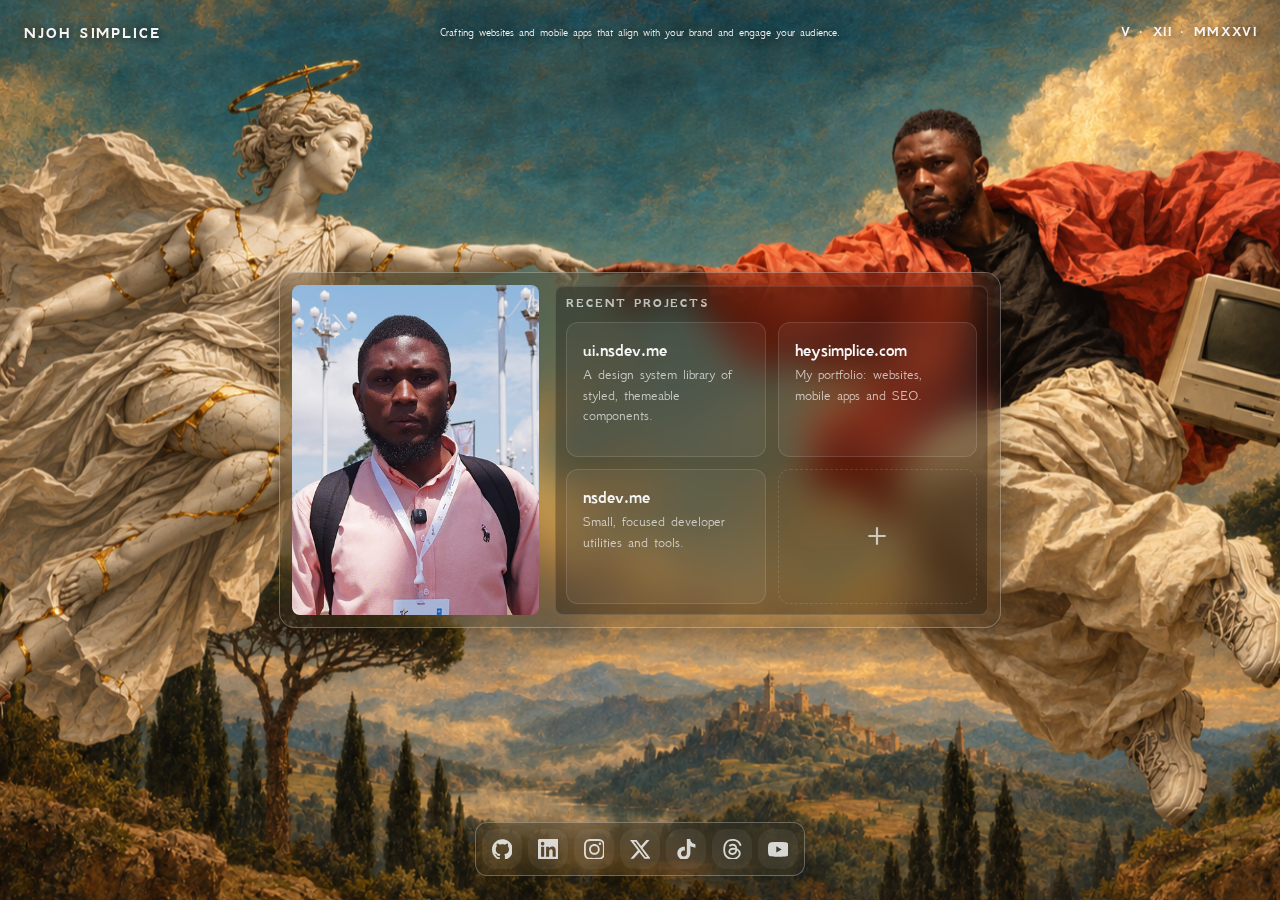
<file: public/index.html>
<!doctype html>
<html lang="en">
  <head>
    <meta charset="UTF-8" />
    <meta name="viewport" content="width=device-width, initial-scale=1.0" />
    <title>Njoh Simplice Links</title>
    <meta
      name="description"
      content="All the links to Njoh Simplice's profiles and projects in one place."
    />
    <meta name="theme-color" content="#000000" />
    <link rel="icon" href="./favicon.ico" sizes="48x48" />
    <link rel="icon" href="./icon-192.png" type="image/png" sizes="192x192" />
    <link rel="apple-touch-icon" href="./apple-touch-icon.png" />
    <link rel="canonical" href="https://links.heysimplice.com/" />
    <link rel="manifest" href="./manifest.webmanifest" />
    <link rel="preload" as="image" href="./assets/images/background.png" />
    <link
      rel="preload"
      as="font"
      type="font/woff2"
      href="./assets/fonts/gfs-neohellenic-latin-400.woff2"
      crossorigin
    />
    <link rel="stylesheet" href="./src/css/main.css" />
  </head>
  <body>
    <svg width="0" height="0" style="position: absolute" aria-hidden="true">
      <symbol id="i-github" viewBox="0 0 24 24">
        <path
          d="M12 .297c-6.63 0-12 5.373-12 12 0 5.303 3.438 9.8 8.205 11.385.6.113.82-.258.82-.577 0-.285-.01-1.04-.015-2.04-3.338.724-4.042-1.61-4.042-1.61C4.422 18.07 3.633 17.7 3.633 17.7c-1.087-.744.084-.729.084-.729 1.205.084 1.838 1.236 1.838 1.236 1.07 1.835 2.809 1.305 3.495.998.108-.776.417-1.305.76-1.605-2.665-.3-5.466-1.332-5.466-5.93 0-1.31.465-2.38 1.235-3.22-.135-.303-.54-1.523.105-3.176 0 0 1.005-.322 3.3 1.23.96-.267 1.98-.399 3-.405 1.02.006 2.04.138 3 .405 2.28-1.552 3.285-1.23 3.285-1.23.645 1.653.24 2.873.12 3.176.765.84 1.23 1.91 1.23 3.22 0 4.61-2.805 5.625-5.475 5.92.42.36.81 1.096.81 2.22 0 1.606-.015 2.896-.015 3.286 0 .315.21.69.825.57C20.565 22.092 24 17.592 24 12.297c0-6.627-5.373-12-12-12"
        />
      </symbol>
      <symbol id="i-linkedin" viewBox="0 0 24 24">
        <path
          d="M20.447 20.452h-3.554v-5.569c0-1.328-.027-3.037-1.852-3.037-1.853 0-2.136 1.445-2.136 2.939v5.667H9.351V9h3.414v1.561h.046c.477-.9 1.637-1.85 3.37-1.85 3.601 0 4.267 2.37 4.267 5.455v6.286zM5.337 7.433c-1.144 0-2.063-.926-2.063-2.065 0-1.138.92-2.063 2.063-2.063 1.14 0 2.064.925 2.064 2.063 0 1.139-.925 2.065-2.064 2.065zm1.782 13.019H3.555V9h3.564v11.452zM22.225 0H1.771C.792 0 0 .774 0 1.729v20.542C0 23.227.792 24 1.771 24h20.451C23.2 24 24 23.227 24 22.271V1.729C24 .774 23.2 0 22.222 0h.003z"
        />
      </symbol>
      <symbol id="i-instagram" viewBox="0 0 24 24">
        <path
          d="M7.0301.084c-1.2768.0602-2.1487.264-2.911.5634-.7888.3075-1.4575.72-2.1228 1.3877-.6652.6677-1.075 1.3368-1.3802 2.127-.2954.7638-.4956 1.6365-.552 2.914-.0564 1.2775-.0689 1.6882-.0626 4.947.0062 3.2586.0206 3.6671.0825 4.9473.061 1.2765.264 2.1482.5635 2.9107.308.7889.72 1.4573 1.388 2.1228.6679.6655 1.3365 1.0743 2.1285 1.38.7632.295 1.6361.4961 2.9134.552 1.2773.056 1.6884.069 4.9462.0627 3.2578-.0062 3.668-.0207 4.9478-.0814 1.28-.0607 2.147-.2652 2.9098-.5633.7889-.3086 1.4578-.72 2.1228-1.3881.665-.6682 1.0745-1.3378 1.3795-2.1284.2957-.7632.4966-1.636.552-2.9124.056-1.2809.0692-1.6898.063-4.948-.0063-3.2583-.021-3.6668-.0817-4.9465-.0607-1.2797-.264-2.1487-.5633-2.9117-.3084-.7889-.72-1.4568-1.3876-2.1228C21.2982 1.33 20.628.9208 19.8378.6165 19.074.321 18.2017.1197 16.9244.0645 15.6471.0093 15.236-.005 11.977.0014 8.718.0076 8.31.0215 7.0301.0839m.1402 21.6932c-1.17-.0509-1.8053-.2453-2.2287-.408-.5606-.216-.96-.4771-1.3819-.895-.422-.4178-.6811-.8186-.9-1.378-.1644-.4234-.3624-1.058-.4171-2.228-.0595-1.2645-.072-1.6442-.079-4.848-.007-3.2037.0053-3.583.0607-4.848.05-1.169.2456-1.805.408-2.2282.216-.5613.4762-.96.895-1.3816.4188-.4217.8184-.6814 1.3783-.9003.423-.1651 1.0575-.3614 2.227-.4171 1.2655-.06 1.6447-.072 4.848-.079 3.2033-.007 3.5835.005 4.8495.0608 1.169.0508 1.8053.2445 2.228.408.5608.216.96.4754 1.3816.895.4217.4194.6816.8176.9005 1.3787.1653.4217.3617 1.056.4169 2.2263.0602 1.2655.0739 1.645.0796 4.848.0058 3.203-.0055 3.5834-.061 4.848-.051 1.17-.245 1.8055-.408 2.2294-.216.5604-.4763.96-.8954 1.3814-.419.4215-.8181.6811-1.3783.9-.4224.1649-1.0577.3617-2.2262.4174-1.2656.0595-1.6448.072-4.8493.079-3.2045.007-3.5825-.006-4.848-.0608M16.953 5.5864A1.44 1.44 0 1 0 18.39 4.144a1.44 1.44 0 0 0-1.437 1.4424M5.8385 12.012c.0067 3.4032 2.7706 6.1557 6.173 6.1493 3.4026-.0065 6.157-2.7701 6.1506-6.1733-.0065-3.4032-2.771-6.1565-6.174-6.1498-3.403.0067-6.156 2.771-6.1496 6.1738M8 12.0077a4 4 0 1 1 4.008 3.9921A3.9996 3.9996 0 0 1 8 12.0077"
        />
      </symbol>
      <symbol id="i-x" viewBox="0 0 24 24">
        <path
          d="M18.901 1.153h3.68l-8.04 9.19L24 22.846h-7.406l-5.8-7.584-6.638 7.584H.474l8.6-9.83L0 1.154h7.594l5.243 6.932ZM17.61 20.644h2.039L6.486 3.24H4.298Z"
        />
      </symbol>
      <symbol id="i-tiktok" viewBox="0 0 24 24">
        <path
          d="M12.525.02c1.31-.02 2.61-.01 3.91-.02.08 1.53.63 3.09 1.75 4.17 1.12 1.11 2.7 1.62 4.24 1.79v4.03c-1.44-.05-2.89-.35-4.2-.97-.57-.26-1.1-.59-1.62-.93-.01 2.92.01 5.84-.02 8.75-.08 1.4-.54 2.79-1.35 3.94-1.31 1.92-3.58 3.17-5.91 3.21-1.43.08-2.86-.31-4.08-1.03-2.02-1.19-3.44-3.37-3.65-5.71-.02-.5-.03-1-.01-1.49.18-1.9 1.12-3.72 2.58-4.96 1.66-1.44 3.98-2.13 6.15-1.72.02 1.48-.04 2.96-.04 4.44-.99-.32-2.15-.23-3.02.37-.63.41-1.11 1.04-1.36 1.75-.21.51-.15 1.07-.14 1.61.24 1.64 1.82 3.02 3.5 2.87 1.12-.01 2.19-.66 2.77-1.61.19-.33.4-.67.41-1.06.1-1.79.06-3.57.07-5.36.01-4.03-.01-8.05.02-12.07z"
        />
      </symbol>
      <symbol id="i-threads" viewBox="0 0 24 24">
        <path
          d="M12.186 24h-.007c-3.581-.024-6.334-1.205-8.184-3.509C2.35 18.44 1.5 15.586 1.472 12.01v-.017c.03-3.579.879-6.43 2.525-8.482C5.845 1.205 8.6.024 12.18 0h.014c2.746.02 5.043.725 6.826 2.098 1.677 1.29 2.858 3.13 3.509 5.467l-2.04.569c-1.104-3.96-3.898-5.984-8.304-6.015-2.91.022-5.11.936-6.54 2.717C4.307 6.504 3.616 8.914 3.589 12c.027 3.086.718 5.496 2.057 7.164 1.43 1.783 3.631 2.698 6.54 2.717 2.623-.02 4.358-.631 5.8-2.045 1.647-1.613 1.618-3.593 1.09-4.798-.31-.71-.873-1.3-1.634-1.75-.192 1.352-.622 2.446-1.284 3.272-.886 1.102-2.14 1.704-3.73 1.79-1.202.065-2.361-.218-3.259-.801-1.063-.689-1.685-1.74-1.752-2.964-.065-1.19.408-2.285 1.33-3.082.88-.76 2.119-1.207 3.583-1.291a13.853 13.853 0 0 1 3.02.142c-.126-.742-.375-1.332-.75-1.757-.513-.586-1.308-.883-2.359-.89h-.029c-.844 0-1.992.232-2.721 1.32L7.734 7.847c.98-1.454 2.568-2.256 4.478-2.256h.044c3.194.02 5.097 1.975 5.287 5.388.108.046.216.094.321.142 1.49.7 2.58 1.761 3.154 3.07.797 1.82.871 4.79-1.548 7.158-1.85 1.81-4.094 2.628-7.277 2.65Zm1.003-11.69c-.242 0-.487.007-.739.021-1.836.103-2.98.946-2.916 2.143.067 1.256 1.452 1.839 2.784 1.767 1.224-.065 2.818-.543 3.086-3.71a10.5 10.5 0 0 0-2.215-.221z"
        />
      </symbol>
      <symbol id="i-plus" viewBox="0 0 24 24"><path d="M11 4h2v7h7v2h-7v7h-2v-7H4v-2h7z" /></symbol>
      <symbol id="i-youtube" viewBox="0 0 24 24"><path d="M23.498 6.186a3.016 3.016 0 0 0-2.122-2.136C19.505 3.545 12 3.545 12 3.545s-7.505 0-9.377.505A3.017 3.017 0 0 0 .502 6.186C0 8.07 0 12 0 12s0 3.93.502 5.814a3.016 3.016 0 0 0 2.122 2.136c1.871.505 9.376.505 9.376.505s7.505 0 9.377-.505a3.015 3.015 0 0 0 2.122-2.136C24 15.93 24 12 24 12s0-3.93-.502-5.814zM9.545 15.568V8.432L15.818 12l-6.273 3.568z" /></symbol>
    </svg>

    <h1 class="brand" aria-label="Njoh Simplice"><span aria-hidden="true">Njoh Simplice</span></h1>
    <time class="date" id="today"></time>
    <p class="tagline">
      Crafting websites and mobile apps that align with your brand and engage
      your audience.
    </p>

    <div class="page">
      <main class="card">
      <figure class="photo">
        <img
          src="./assets/images/profile.png"
          alt="Portrait of Njoh Simplice"
          width="512"
          height="512"
        />
      </figure>

      <section aria-labelledby="projects-title">
        <h2 id="projects-title" class="section-title">Recent projects</h2>
        <ul class="projects">
          <li>
            <a class="project" href="https://ui.nsdev.me" target="_blank" rel="noopener noreferrer">
              <span class="project-name">ui.nsdev.me</span>
              <span class="project-desc">A design system library of styled, themeable components.</span>
            </a>
          </li>
          <li>
            <a class="project" href="https://heysimplice.com" target="_blank" rel="noopener noreferrer">
              <span class="project-name">heysimplice.com</span>
              <span class="project-desc">My portfolio: websites, mobile apps and SEO.</span>
            </a>
          </li>
          <li>
            <a class="project" href="https://nsdev.me" target="_blank" rel="noopener noreferrer">
              <span class="project-name">nsdev.me</span>
              <span class="project-desc">Small, focused developer utilities and tools.</span>
            </a>
          </li>
          <li>
            <button class="project project-empty" type="button" aria-label="More projects coming soon">
              <svg aria-hidden="true"><use href="#i-plus" /></svg>
            </button>
          </li>
        </ul>
      </section>

    </main>

    <nav class="dock" aria-label="Social links">
      <ul class="socials">  
            <li>
              <a
                class="social"
                href="https://github.com/njoh-simplice"
                target="_blank"
                rel="noopener noreferrer"
                aria-label="GitHub"
              >
                <svg aria-hidden="true"><use href="#i-github" /></svg>
              </a>
              <span class="tip" aria-hidden="true">GitHub</span>
            </li>
            <li>
              <a
                class="social"
                href="https://www.linkedin.com/in/njoh-simplice-junior/"
                target="_blank"
                rel="noopener noreferrer"
                aria-label="LinkedIn"
              >
                <svg aria-hidden="true"><use href="#i-linkedin" /></svg>
              </a>
              <span class="tip" aria-hidden="true">LinkedIn</span>
            </li>
            <li>
              <a
                class="social"
                href="https://www.instagram.com/njoh_simplice"
                target="_blank"
                rel="noopener noreferrer"
                aria-label="Instagram"
              >
                <svg aria-hidden="true"><use href="#i-instagram" /></svg>
              </a>
              <span class="tip" aria-hidden="true">Instagram</span>
            </li>
            <li>
              <a
                class="social"
                href="https://x.com/njoh_simplice"
                target="_blank"
                rel="noopener noreferrer"
                aria-label="X"
              >
                <svg aria-hidden="true"><use href="#i-x" /></svg>
              </a>
              <span class="tip" aria-hidden="true">X</span>
            </li>
            <li>
              <a
                class="social"
                href="https://www.tiktok.com/@njoh_simplice"
                target="_blank"
                rel="noopener noreferrer"
                aria-label="TikTok"
              >
                <svg aria-hidden="true"><use href="#i-tiktok" /></svg>
              </a>
              <span class="tip" aria-hidden="true">TikTok</span>
            </li>
            <li>
              <a
                class="social"
                href="https://www.threads.com/@njoh_simplice"
                target="_blank"
                rel="noopener noreferrer"
                aria-label="Threads"
              >
                <svg aria-hidden="true"><use href="#i-threads" /></svg>
              </a>
              <span class="tip" aria-hidden="true">Threads</span>
            </li>
            <li>
              <a
                class="social"
                href="https://www.youtube.com/@HeySimplice"
                target="_blank"
                rel="noopener noreferrer"
                aria-label="YouTube"
              >
                <svg aria-hidden="true"><use href="#i-youtube" /></svg>
              </a>
              <span class="tip" aria-hidden="true">YouTube</span>
            </li>
                </ul>
    </nav>
    </div>
    <div class="toast" id="toast" role="status" aria-live="polite">
      <span class="toast-text"></span>
    </div>

    <script src="./src/js/main.js"></script>
  </body>
</html>
</file>
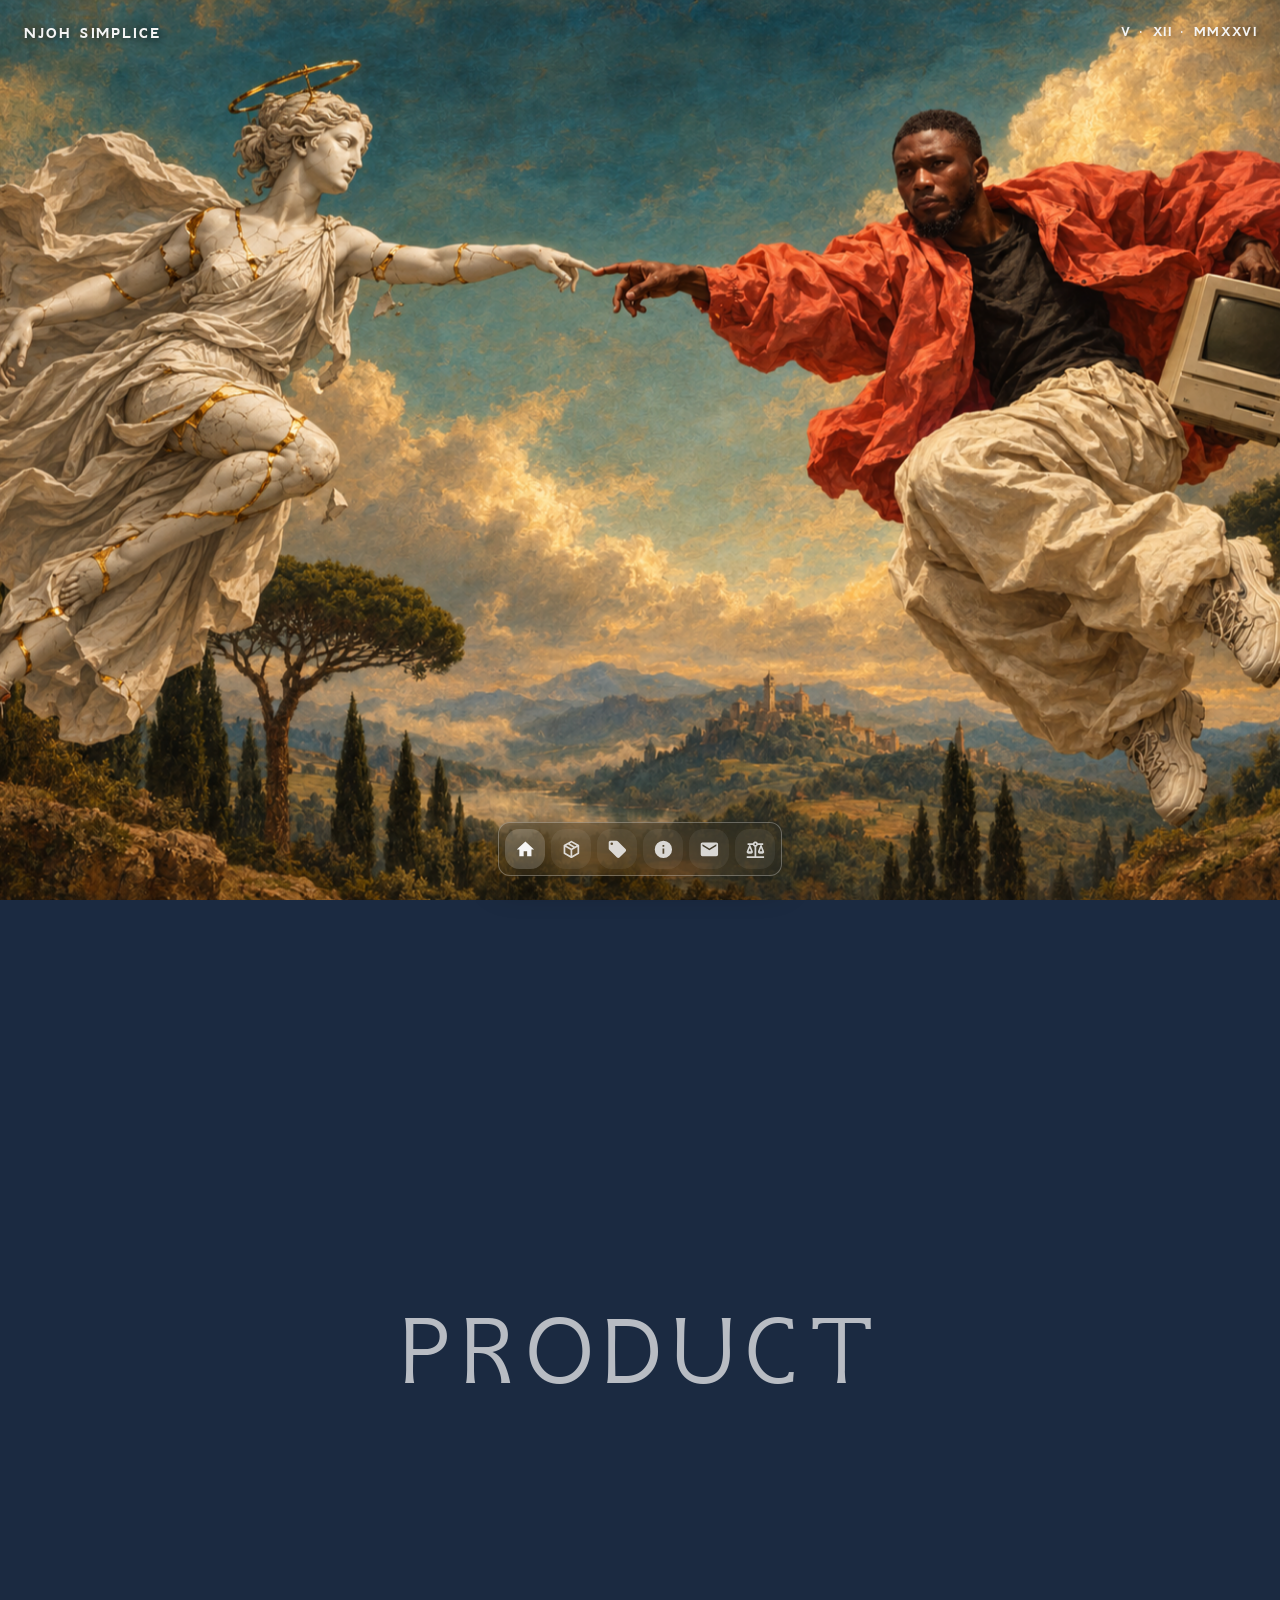
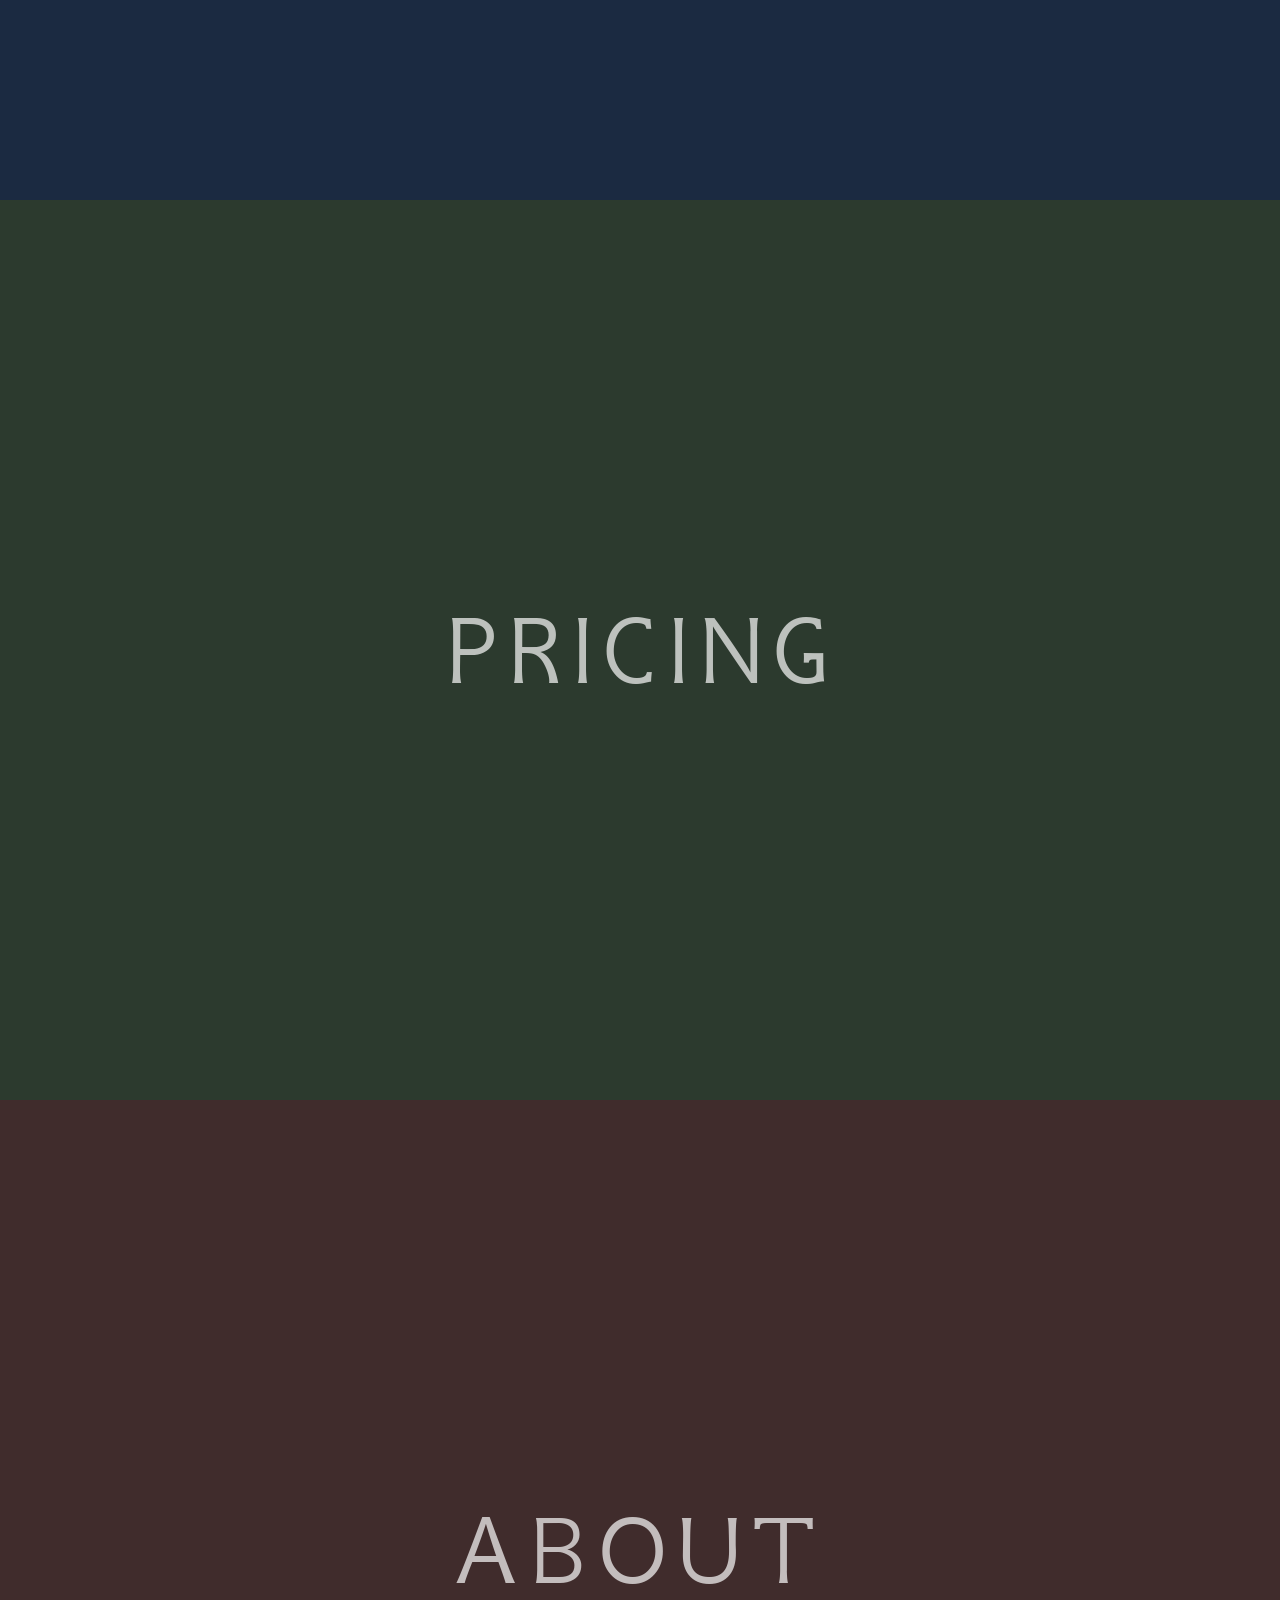
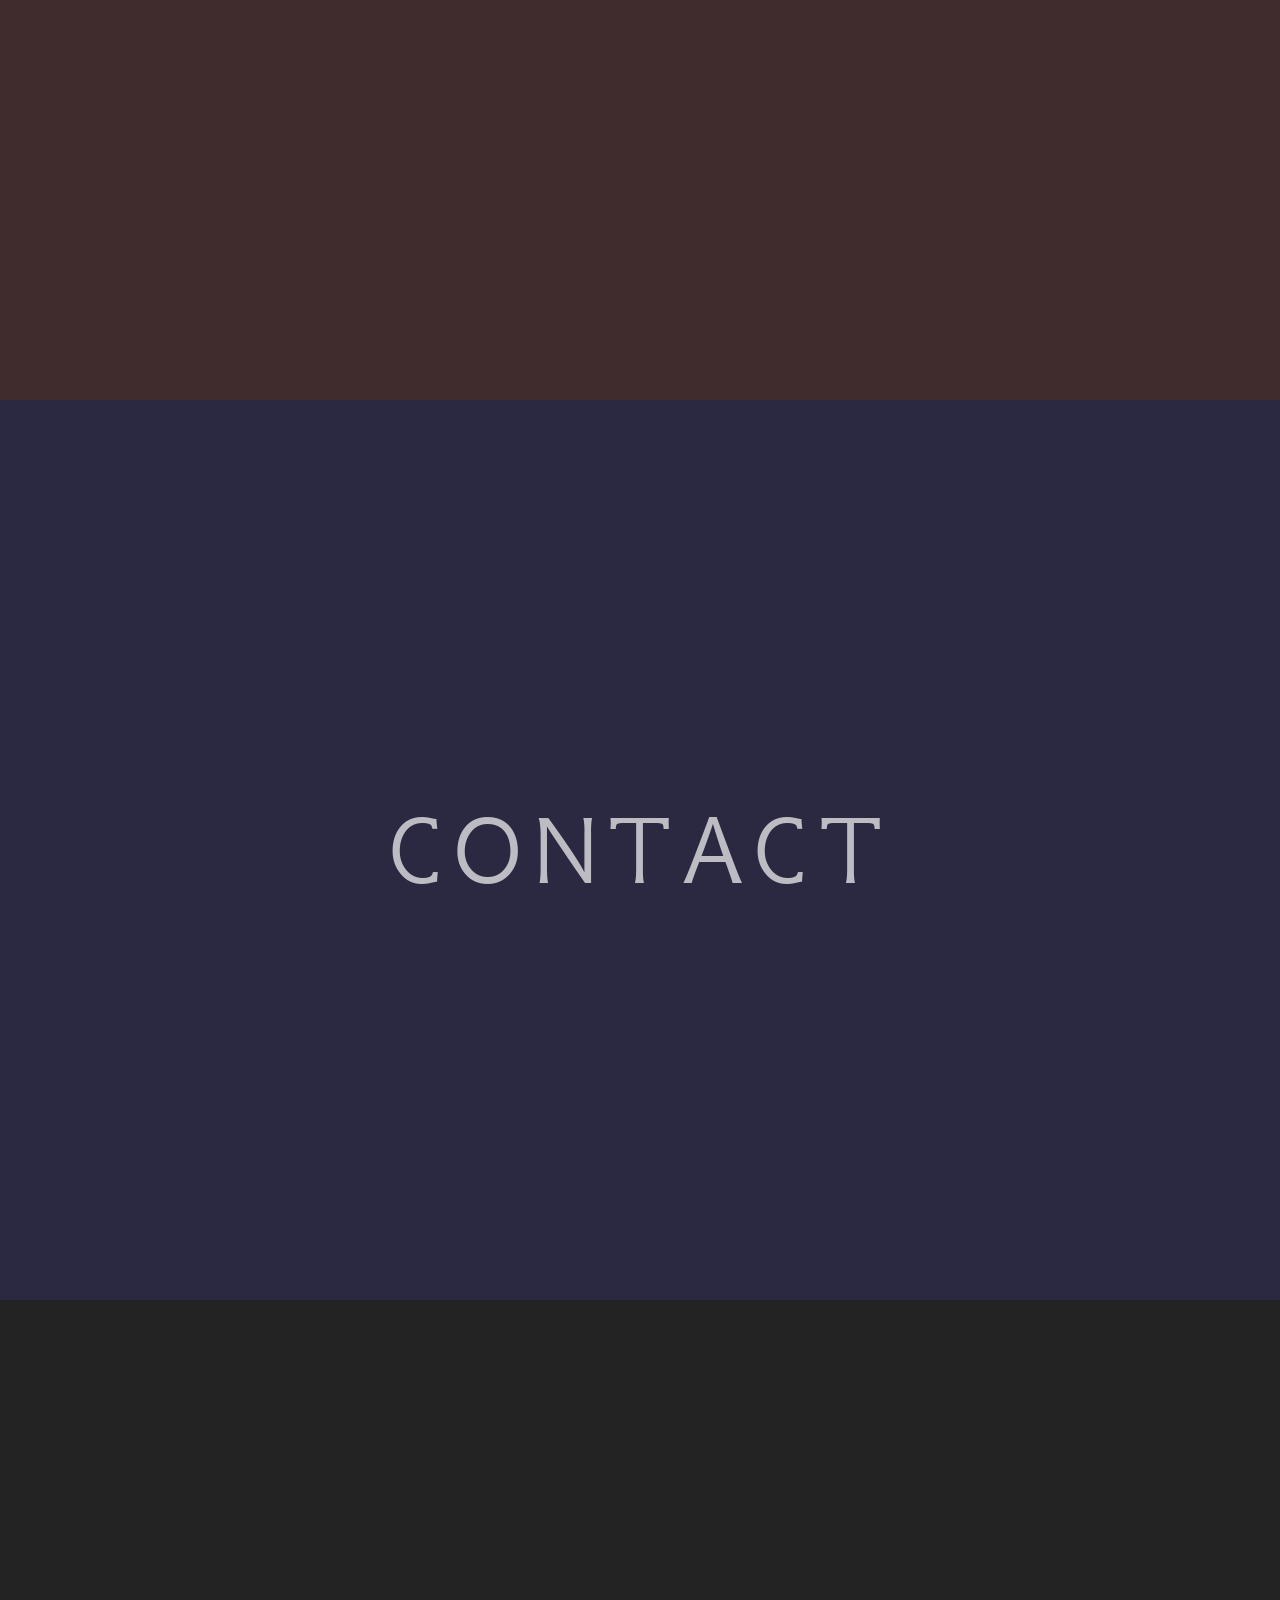
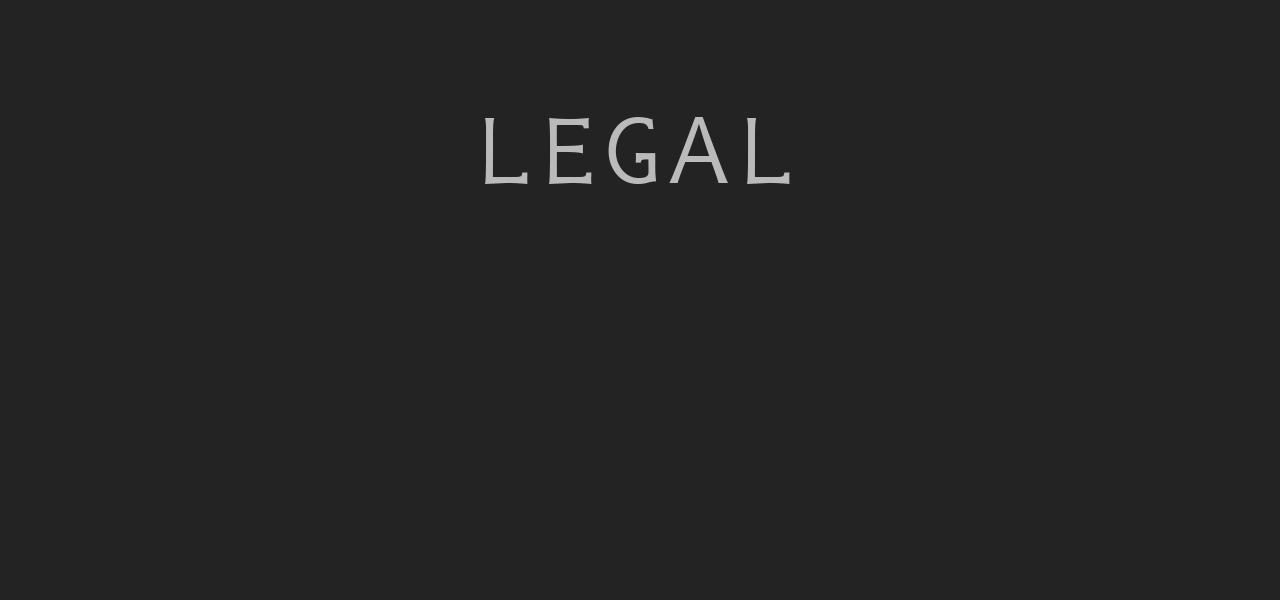
<file: public/test.html>
<!doctype html>
<html lang="en" class="test">
  <head>
    <meta charset="UTF-8" />
    <meta name="viewport" content="width=device-width, initial-scale=1.0" />
    <title>Njoh Simplice Test</title>
    <meta name="robots" content="noindex" />
    <meta name="theme-color" content="#000000" />
    <link rel="icon" href="./favicon.ico" sizes="48x48" />
    <link rel="icon" href="./icon-192.png" type="image/png" sizes="192x192" />
    <link rel="apple-touch-icon" href="./apple-touch-icon.png" />
    <link rel="preload" as="image" href="./assets/images/background.png" />
    <link rel="preload" as="font" type="font/woff2" href="./assets/fonts/gfs-neohellenic-latin-400.woff2" crossorigin />
    <link rel="preload" as="font" type="font/woff2" href="./assets/fonts/gfs-neohellenic-latin-700.woff2" crossorigin />
    <link rel="stylesheet" href="./src/css/main.css" />
    <link rel="stylesheet" href="./src/css/test.css" />
  </head>
  <body class="test">
    <svg width="0" height="0" style="position: absolute" aria-hidden="true">
      <symbol id="i-home" viewBox="0 0 24 24"><path d="M10,20V14H14V20H19V12H22L12,3L2,12H5V20H10Z" /></symbol>
      <symbol id="i-product" viewBox="0 0 24 24"><path d="M21,16.5C21,16.88 20.79,17.21 20.47,17.38L12.57,21.82C12.41,21.94 12.21,22 12,22C11.79,22 11.59,21.94 11.43,21.82L3.53,17.38C3.21,17.21 3,16.88 3,16.5V7.5C3,7.12 3.21,6.79 3.53,6.62L11.43,2.18C11.59,2.06 11.79,2 12,2C12.21,2 12.41,2.06 12.57,2.18L20.47,6.62C20.79,6.79 21,7.12 21,7.5V16.5M12,4.15L10.11,5.22L16,8.61L17.96,7.5L12,4.15M6.04,7.5L12,10.85L13.96,9.75L8.08,6.35L6.04,7.5M5,15.91L11,19.29V12.58L5,9.21V15.91M19,15.91V9.21L13,12.58V19.29L19,15.91Z" /></symbol>
      <symbol id="i-pricing" viewBox="0 0 24 24"><path d="M5.5,7A1.5,1.5 0 0,1 4,5.5A1.5,1.5 0 0,1 5.5,4A1.5,1.5 0 0,1 7,5.5A1.5,1.5 0 0,1 5.5,7M21.41,11.58L12.41,2.58C12.05,2.22 11.55,2 11,2H4C2.89,2 2,2.89 2,4V11C2,11.55 2.22,12.05 2.59,12.41L11.58,21.41C11.95,21.77 12.45,22 13,22C13.55,22 14.05,21.77 14.41,21.41L21.41,14.41C21.78,14.05 22,13.55 22,13C22,12.44 21.77,11.94 21.41,11.58Z" /></symbol>
      <symbol id="i-about" viewBox="0 0 24 24"><path d="M13,9H11V7H13M13,17H11V11H13M12,2A10,10 0 0,0 2,12A10,10 0 0,0 12,22A10,10 0 0,0 22,12A10,10 0 0,0 12,2Z" /></symbol>
      <symbol id="i-contact" viewBox="0 0 24 24"><path d="M20,8L12,13L4,8V6L12,11L20,6M20,4H4C2.89,4 2,4.89 2,6V18A2,2 0 0,0 4,20H20A2,2 0 0,0 22,18V6C22,4.89 21.1,4 20,4Z" /></symbol>
      <symbol id="i-legal" viewBox="0 0 24 24"><path d="M12,3C10.73,3 9.6,3.8 9.18,5H3V7H4.95L2,14C1.53,16 3,17 5.5,17C8,17 9.56,16 9,14L6.05,7H9.17C9.5,7.85 10.15,8.5 11,8.83V20H2V22H22V20H13V8.82C13.85,8.5 14.5,7.85 14.82,7H17.95L15,14C14.53,16 16,17 18.5,17C21,17 22.56,16 22,14L19.05,7H21V5H14.83C14.4,3.8 13.27,3 12,3M12,5A1,1 0 0,1 13,6A1,1 0 0,1 12,7A1,1 0 0,1 11,6A1,1 0 0,1 12,5M5.5,10.25L7,14H4L5.5,10.25M18.5,10.25L20,14H17L18.5,10.25Z" /></symbol>
    </svg>

    <h1 class="brand" aria-label="Njoh Simplice"><span aria-hidden="true">Njoh Simplice</span></h1>
    <time class="date" id="today"></time>

    <main>
      <section id="home" class="section section-home" aria-label="Home"></section>

      <section id="product" class="section section-product" aria-labelledby="product-title">
        <h2 id="product-title" class="section-title">Product</h2>
      </section>

      <section id="pricing" class="section section-pricing" aria-labelledby="pricing-title">
        <h2 id="pricing-title" class="section-title">Pricing</h2>
      </section>

      <section id="about" class="section section-about" aria-labelledby="about-title">
        <h2 id="about-title" class="section-title">About</h2>
      </section>

      <section id="contact" class="section section-contact" aria-labelledby="contact-title">
        <h2 id="contact-title" class="section-title">Contact</h2>
      </section>

      <section id="legal" class="section section-legal" aria-labelledby="legal-title">
        <h2 id="legal-title" class="section-title">Legal</h2>
      </section>

    </main>

    <nav class="dock" aria-label="Page sections">
      <ul class="socials">
          <li>
            <a class="social" href="#home" aria-label="Home">
              <svg aria-hidden="true"><use href="#i-home" /></svg>
            </a>
            <span class="tip" aria-hidden="true">Home</span>
          </li>
          <li>
            <a class="social" href="#product" aria-label="Product">
              <svg aria-hidden="true"><use href="#i-product" /></svg>
            </a>
            <span class="tip" aria-hidden="true">Product</span>
          </li>
          <li>
            <a class="social" href="#pricing" aria-label="Pricing">
              <svg aria-hidden="true"><use href="#i-pricing" /></svg>
            </a>
            <span class="tip" aria-hidden="true">Pricing</span>
          </li>
          <li>
            <a class="social" href="#about" aria-label="About">
              <svg aria-hidden="true"><use href="#i-about" /></svg>
            </a>
            <span class="tip" aria-hidden="true">About</span>
          </li>
          <li>
            <a class="social" href="#contact" aria-label="Contact">
              <svg aria-hidden="true"><use href="#i-contact" /></svg>
            </a>
            <span class="tip" aria-hidden="true">Contact</span>
          </li>
          <li>
            <a class="social" href="#legal" aria-label="Legal">
              <svg aria-hidden="true"><use href="#i-legal" /></svg>
            </a>
            <span class="tip" aria-hidden="true">Legal</span>
          </li>
      </ul>
    </nav>

    <script src="./src/js/main.js"></script>
    <script src="./src/js/test.js"></script>
  </body>
</html>
</file>
<file: public/src/css/main.css>
@font-face {
  font-family: "GFS Neohellenic";
  font-style: normal;
  font-weight: 400;
  font-display: swap;
  src: url("../../assets/fonts/gfs-neohellenic-latin-400.woff2") format("woff2");
  unicode-range: U+0000-00FF, U+0131, U+0152-0153, U+02BB-02BC, U+02C6, U+02DA, U+02DC, U+0304,
    U+0308, U+0329, U+2000-206F, U+20AC, U+2122, U+2191, U+2193, U+2212, U+2215, U+FEFF, U+FFFD;
}

@font-face {
  font-family: "GFS Neohellenic";
  font-style: normal;
  font-weight: 700;
  font-display: swap;
  src: url("../../assets/fonts/gfs-neohellenic-latin-700.woff2") format("woff2");
  unicode-range: U+0000-00FF, U+0131, U+0152-0153, U+02BB-02BC, U+02C6, U+02DA, U+02DC, U+0304,
    U+0308, U+0329, U+2000-206F, U+20AC, U+2122, U+2191, U+2193, U+2212, U+2215, U+FEFF, U+FFFD;
}

:root {
  --text: #f5f5f5;
  --muted: rgba(245, 245, 245, 0.72);
  --glass-item: rgba(255, 255, 255, 0.05);
  --glass-item-hover: rgba(255, 255, 255, 0.11);
  --border: rgba(255, 255, 255, 0.12);
  --glass-bg: linear-gradient(rgba(0, 0, 0, 0.26), rgba(0, 0, 0, 0.26)), rgba(255, 255, 255, 0.06);
  --glass-border: rgba(255, 255, 255, 0.28);
  --radius-card: 16px;
  --radius-item: 12px;
}

*,
*::before,
*::after {
  box-sizing: border-box;
}

html {
  min-height: 100%;
  background: #000 url("../../assets/images/background.png") center / cover no-repeat fixed;
}

body {
  margin: 0;
  min-height: 100vh;
  min-height: 100dvh;
  display: grid;
  place-items: center;
  padding: 24px 16px;
  font-family: "GFS Neohellenic", system-ui, -apple-system, "Segoe UI", sans-serif;
  color: var(--text);
  -webkit-font-smoothing: antialiased;
}

ul {
  list-style: none;
  margin: 0;
  padding: 0;
}

a {
  color: inherit;
  text-decoration: none;
}

a:focus-visible {
  outline: 2px solid #fff;
  outline-offset: 2px;
}

/* ---------- Central card (black morphism) ---------- */

.page {
  width: 100%;
  max-width: 722px;
}

/* One glass card (same glass as the social dock) holding photo + projects */
.card {
  display: grid;
  grid-template-columns: 4fr 7fr;
  gap: 16px;
  padding: 12px;
  background: var(--glass-bg);
  border: 1px solid var(--glass-border);
  border-radius: var(--radius-card);
  -webkit-backdrop-filter: blur(18px) saturate(140%);
  backdrop-filter: blur(18px) saturate(140%);
  box-shadow: 0 10px 30px rgba(0, 0, 0, 0.35);
  animation: rise 0.7s cubic-bezier(0.2, 0.7, 0.2, 1) both;
}

/* Portrait */
.photo {
  position: relative;
  margin: 0;
  aspect-ratio: 3 / 4;
}

.photo img {
  position: absolute;
  inset: 0;
  width: 100%;
  height: 100%;
  object-fit: cover;
  object-position: center 22%;
  border-radius: 8px;
}

/* Projects block: black-glass panel, same height as the portrait beside it */
.card > section {
  display: flex;
  flex-direction: column;
  padding: 10px;
  background: rgba(8, 8, 10, 0.3);
  border: 1px solid var(--border);
  border-radius: 8px;
  box-shadow: inset 0 1px 0 rgba(255, 255, 255, 0.1);
}

/* project cards stretch to fill the height set by the portrait */
.card > section .projects > li {
  min-width: 0;
}

.projects {
  flex: 1;
  grid-auto-rows: 1fr;
}

@keyframes rise {
  from {
    opacity: 0;
    transform: translateY(16px);
  }
}

/* ---------- Corner text ---------- */

.brand,
.date,
.tagline {
  position: fixed;
  z-index: 10;
  margin: 0;
  text-align: left;
  text-shadow: 0 1px 10px rgba(0, 0, 0, 0.7);
}

.brand {
  top: 24px;
  left: 24px;
  font-size: 1rem;
  font-weight: 700;
  letter-spacing: 0.12em;
  text-transform: uppercase;
  cursor: default;
}

.date {
  top: 24px;
  right: 24px;
  font-size: 0.875rem;
  font-weight: 600;
  letter-spacing: 0.12em;
  white-space: nowrap;
  text-align: right;
  margin-right: -0.12em; /* cancel the trailing letter-spacing so the edge lines up */
}

.tagline {
  top: 24px;
  left: 50%;
  white-space: nowrap;
  transform: translateX(-50%);
  text-align: center;
  font-size: 12px;
  line-height: 1.5;
}

/* ---------- Sections ---------- */

.section-title {
  margin: 0 0 12px;
  font-size: 0.82rem;
  font-weight: 600;
  letter-spacing: 0.14em;
  text-transform: uppercase;
  color: var(--muted);
}

/* ---------- Projects: 2 x 2 ---------- */

.projects {
  display: grid;
  grid-template-columns: repeat(2, 1fr);
  gap: 12px;
}

.project {
  position: relative;
  display: flex;
  flex-direction: column;
  gap: 4px;
  height: 100%;
  padding: 16px;
  background: var(--glass-item);
  border: 1px solid var(--border);
  border-radius: var(--radius-item);
  transition:
    background 0.25s ease,
    border-color 0.25s ease;
}

.project-name {
  font-size: 1.2rem;
  font-weight: 700;
  overflow-wrap: anywhere;
}

.project-desc {
  font-size: 0.92rem;
  line-height: 1.4;
  color: var(--muted);
}

.project:hover,
.project:focus-visible {
  background: var(--glass-item-hover);
  border-color: rgba(255, 255, 255, 0.25);
}

/* ---------- Project: empty "add" card ---------- */

.project-empty {
  width: 100%;
  font: inherit;
  cursor: pointer;
  display: grid;
  place-items: center;
  min-height: 72px;
  border-style: dashed;
  background: transparent;
  color: var(--muted);
}

.project-empty svg {
  width: 26px;
  height: 26px;
  fill: currentColor;
}

/* ---------- Toast (bottom right) ---------- */

.toast {
  position: fixed;
  right: 24px;
  bottom: 24px;
  z-index: 20;
  max-width: min(320px, calc(100vw - 32px));
  padding: 14px 16px;
  font-size: 0.95rem;
  line-height: 1.4;
  background: var(--glass-bg);
  border: 1px solid var(--glass-border);
  border-radius: var(--radius-item);
  -webkit-backdrop-filter: blur(18px) saturate(140%);
  backdrop-filter: blur(18px) saturate(140%);
  box-shadow: 0 10px 30px rgba(0, 0, 0, 0.35);
  opacity: 0;
  visibility: hidden;
  transform: translateY(12px);
  transition:
    opacity 0.3s ease,
    transform 0.3s ease,
    visibility 0s linear 0.3s;
}

.toast.is-visible {
  opacity: 1;
  visibility: visible;
  transform: none;
  transition-delay: 0s;
}

/* ---------- Socials: icons, outside the card ---------- */

.dock {
  position: fixed;
  left: 50%;
  bottom: 24px;
  transform: translateX(-50%);
  z-index: 10;
  display: flex;
  align-items: flex-end;
  height: 54px;
  padding: 6px;
  background: var(--glass-bg);
  border: 1px solid var(--glass-border);
  border-radius: var(--radius-item);
  -webkit-backdrop-filter: blur(18px) saturate(140%);
  backdrop-filter: blur(18px) saturate(140%);
  box-shadow: 0 10px 30px rgba(0, 0, 0, 0.35);
}

/* Tiles sit on the bottom edge and grow upward past the bar (see main.js). */
.socials {
  display: flex;
  align-items: flex-end;
  gap: 6px;
}

.socials li {
  position: relative;
  flex: none;
}

.social {
  display: grid;
  place-items: center;
  width: 40px;
  aspect-ratio: 1;
  border-radius: 36%;
  background: rgba(255, 255, 255, 0.07);
  opacity: 0.85;
  transition: opacity 0.3s ease;
}

.social svg {
  width: 52%;
  height: auto;
  aspect-ratio: 1;
  fill: currentColor;
}

.social:hover,
.social:focus-visible {
  opacity: 1;
}

/* Label that fades in above the hovered icon */
.tip {
  position: absolute;
  bottom: calc(100% + 14px);
  left: 50%;
  padding: 4px 8px;
  font-size: 0.8rem;
  font-weight: 600;
  white-space: nowrap;
  pointer-events: none;
  background: rgba(8, 8, 10, 0.7);
  border: 1px solid var(--border);
  border-radius: 8px;
  -webkit-backdrop-filter: blur(12px);
  backdrop-filter: blur(12px);
  opacity: 0;
  filter: blur(6px);
  transform: translate(-50%, 6px);
  transition:
    opacity 0.3s ease,
    filter 0.3s ease,
    transform 0.3s ease;
}

.socials li:hover .tip,
.socials li:has(.social:focus-visible) .tip {
  opacity: 1;
  filter: blur(0);
  transform: translate(-50%, 0);
}

/* ---------- Small screens ---------- */

@media (max-width: 760px) {
  /* Normal page flow: tagline on top, card centered below it */
  body {
    display: flex;
    flex-direction: column;
    align-items: center;
    padding: 56px 16px 100px;
  }

  .page {
    max-width: 560px;
    margin-block: auto;
  }

  .card {
    grid-template-columns: 1fr;
  }

  .photo {
    width: 100%;
    aspect-ratio: 1 / 1;
    margin: 0;
  }

  .card > section {
    padding: 10px;
  }

  .section-title {
    text-align: center;
  }

  /* One project card per line */
  .projects {
    grid-template-columns: 1fr;
  }

  .card > section .projects {
    grid-auto-rows: auto;
  }

  .project-empty {
    min-height: 56px;
  }

  /* Name and date: same size, same line, same side margins */
  .brand,
  .date {
    top: 16px;
    font-size: 0.75rem;
    line-height: 1;
    letter-spacing: 0.1em;
  }

  .brand {
    left: 16px;
  }

  .date {
    right: 16px;
    margin-right: -0.1em;
  }

  .tagline {
    position: static;
    width: 100%;
    max-width: 560px;
    margin: 0 auto 20px;
    white-space: normal;
    transform: none;
    text-shadow: none;
  }

  /* Dock stays fixed (sticky) and centered */
  .dock {
    bottom: 16px;
  }

  /* Toast sits above the dock */
  .toast {
    right: 16px;
    bottom: 88px;
  }
}

@media (max-width: 480px) {
  .card {
    padding: 10px;
  }
}

@media (prefers-reduced-motion: reduce) {
  *,
  *::before,
  *::after {
    animation: none !important;
    transition: none !important;
  }
}
</file>
<file: public/src/css/test.css>
/* Test page: one-page navigation. Loaded after main.css and overrides it. */

/* The page scrolls between full-screen sections instead of showing one fixed background. */
html.test {
  min-height: 0;
  background: #0b0b0c;
  scroll-snap-type: y mandatory;
}

@media (prefers-reduced-motion: no-preference) {
  html.test {
    scroll-behavior: smooth;
  }
}

body.test {
  display: block;
  place-items: normal;
  min-height: 0;
  padding: 0;
}

/* ---------- Sections ---------- */

.section {
  display: grid;
  place-items: center;
  min-height: 100vh;
  min-height: 100dvh;
  scroll-snap-align: start;
  color: var(--text);
}

/* Home keeps the site background */
.section-home {
  background: #000 url("../../assets/images/background.png") center / cover no-repeat;
}

/* The others: one flat colour and a centred title */
.section-product {
  background: #1b2a41;
}

.section-pricing {
  background: #2c3a2e;
}

.section-about {
  background: #402c2c;
}

.section-contact {
  background: #2b2842;
}

.section-legal {
  background: #232323;
}

.section-title {
  margin: 0;
  padding: 0 24px;
  font-size: clamp(2.5rem, 9vw, 6.5rem);
  font-weight: 400;
  letter-spacing: 0.08em;
  text-align: center;
  text-transform: uppercase;
}

/* ---------- Dock ---------- */

.social[aria-current="location"] {
  opacity: 1;
  background: rgba(255, 255, 255, 0.18);
}

/* ---------- Section change: circular reveal from the bottom centre ---------- */

/* JS adds this when the reveal is available; sections then change only through it. */
html.test.nav-lock {
  overflow: hidden;
  scroll-snap-type: none;
  scroll-behavior: auto;
}

::view-transition-old(root),
::view-transition-new(root) {
  animation: none;
  mix-blend-mode: normal;
}

::view-transition-new(root) {
  z-index: 2;
}
</file>
